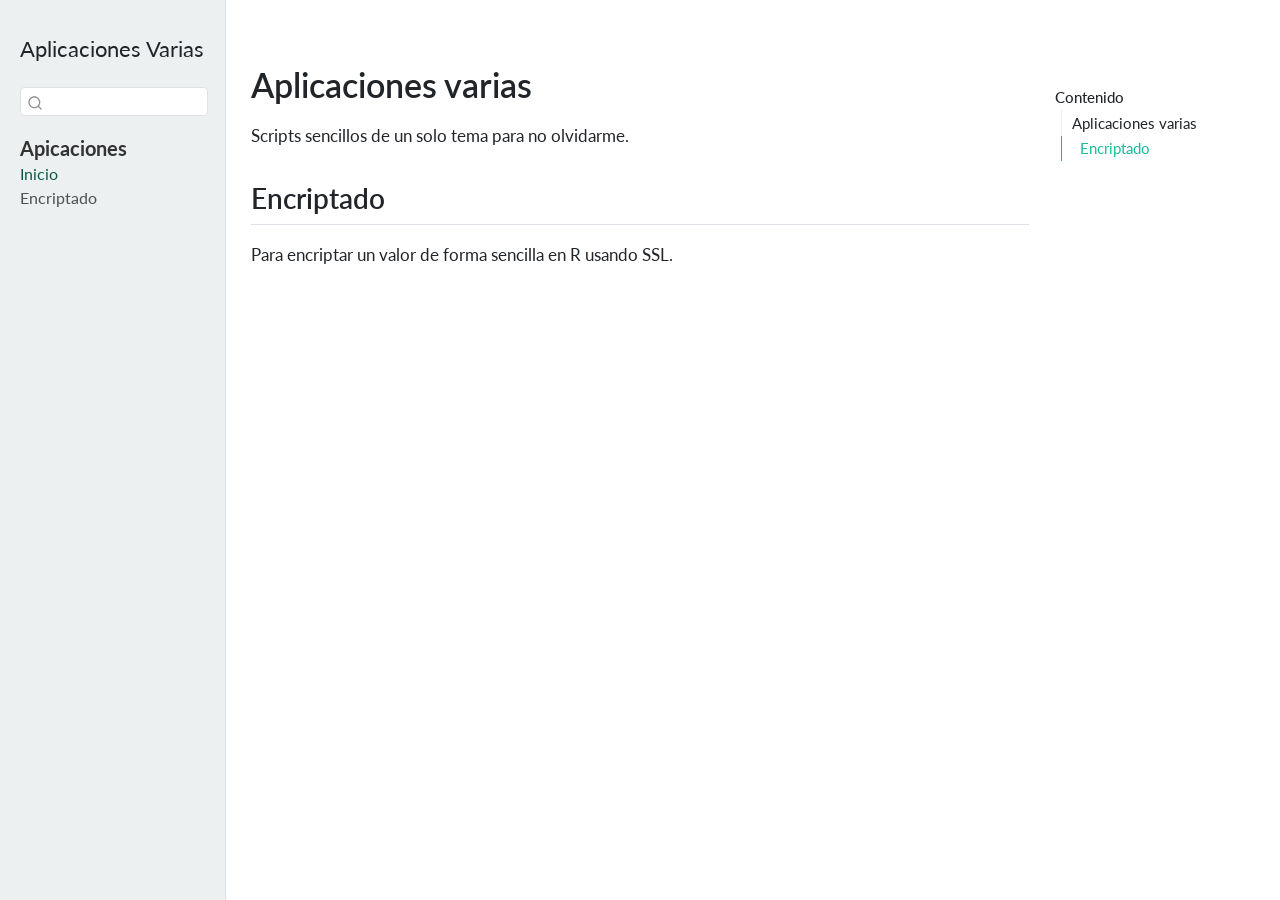
<file: docs/index.html>
<!DOCTYPE html>
<html xmlns="http://www.w3.org/1999/xhtml" lang="en" xml:lang="en"><head>

<meta charset="utf-8">
<meta name="generator" content="quarto-1.5.57">

<meta name="viewport" content="width=device-width, initial-scale=1.0, user-scalable=yes">


<title>Aplicaciones Varias</title>
<style>
code{white-space: pre-wrap;}
span.smallcaps{font-variant: small-caps;}
div.columns{display: flex; gap: min(4vw, 1.5em);}
div.column{flex: auto; overflow-x: auto;}
div.hanging-indent{margin-left: 1.5em; text-indent: -1.5em;}
ul.task-list{list-style: none;}
ul.task-list li input[type="checkbox"] {
  width: 0.8em;
  margin: 0 0.8em 0.2em -1em; /* quarto-specific, see https://github.com/quarto-dev/quarto-cli/issues/4556 */ 
  vertical-align: middle;
}
</style>


<script src="site_libs/quarto-nav/quarto-nav.js"></script>
<script src="site_libs/quarto-nav/headroom.min.js"></script>
<script src="site_libs/clipboard/clipboard.min.js"></script>
<script src="site_libs/quarto-search/autocomplete.umd.js"></script>
<script src="site_libs/quarto-search/fuse.min.js"></script>
<script src="site_libs/quarto-search/quarto-search.js"></script>
<meta name="quarto:offset" content="./">
<script src="site_libs/quarto-html/quarto.js"></script>
<script src="site_libs/quarto-html/popper.min.js"></script>
<script src="site_libs/quarto-html/tippy.umd.min.js"></script>
<script src="site_libs/quarto-html/anchor.min.js"></script>
<link href="site_libs/quarto-html/tippy.css" rel="stylesheet">
<link href="site_libs/quarto-html/quarto-syntax-highlighting.css" rel="stylesheet" id="quarto-text-highlighting-styles">
<script src="site_libs/bootstrap/bootstrap.min.js"></script>
<link href="site_libs/bootstrap/bootstrap-icons.css" rel="stylesheet">
<link href="site_libs/bootstrap/bootstrap.min.css" rel="stylesheet" id="quarto-bootstrap" data-mode="light">
<script id="quarto-search-options" type="application/json">{
  "location": "sidebar",
  "copy-button": false,
  "collapse-after": 3,
  "panel-placement": "start",
  "type": "textbox",
  "limit": 50,
  "keyboard-shortcut": [
    "f",
    "/",
    "s"
  ],
  "show-item-context": false,
  "language": {
    "search-no-results-text": "No results",
    "search-matching-documents-text": "matching documents",
    "search-copy-link-title": "Copy link to search",
    "search-hide-matches-text": "Hide additional matches",
    "search-more-match-text": "more match in this document",
    "search-more-matches-text": "more matches in this document",
    "search-clear-button-title": "Clear",
    "search-text-placeholder": "",
    "search-detached-cancel-button-title": "Cancel",
    "search-submit-button-title": "Submit",
    "search-label": "Search"
  }
}</script>


<link rel="stylesheet" href="styles.css">
</head>

<body class="nav-sidebar docked">

<div id="quarto-search-results"></div>
  <header id="quarto-header" class="headroom fixed-top">
  <nav class="quarto-secondary-nav">
    <div class="container-fluid d-flex">
      <button type="button" class="quarto-btn-toggle btn" data-bs-toggle="collapse" role="button" data-bs-target=".quarto-sidebar-collapse-item" aria-controls="quarto-sidebar" aria-expanded="false" aria-label="Toggle sidebar navigation" onclick="if (window.quartoToggleHeadroom) { window.quartoToggleHeadroom(); }">
        <i class="bi bi-layout-text-sidebar-reverse"></i>
      </button>
        <nav class="quarto-page-breadcrumbs" aria-label="breadcrumb"><ol class="breadcrumb"><li class="breadcrumb-item"><a href="./index.html">Inicio</a></li></ol></nav>
        <a class="flex-grow-1" role="navigation" data-bs-toggle="collapse" data-bs-target=".quarto-sidebar-collapse-item" aria-controls="quarto-sidebar" aria-expanded="false" aria-label="Toggle sidebar navigation" onclick="if (window.quartoToggleHeadroom) { window.quartoToggleHeadroom(); }">      
        </a>
      <button type="button" class="btn quarto-search-button" aria-label="Search" onclick="window.quartoOpenSearch();">
        <i class="bi bi-search"></i>
      </button>
    </div>
  </nav>
</header>
<!-- content -->
<div id="quarto-content" class="quarto-container page-columns page-rows-contents page-layout-article">
<!-- sidebar -->
  <nav id="quarto-sidebar" class="sidebar collapse collapse-horizontal quarto-sidebar-collapse-item sidebar-navigation docked overflow-auto">
    <div class="pt-lg-2 mt-2 text-left sidebar-header">
    <div class="sidebar-title mb-0 py-0">
      <a href="./">Aplicaciones Varias</a> 
    </div>
      </div>
        <div class="mt-2 flex-shrink-0 align-items-center">
        <div class="sidebar-search">
        <div id="quarto-search" class="" title="Search"></div>
        </div>
        </div>
    <div class="sidebar-menu-container"> 
    <ul class="list-unstyled mt-1">
        <li class="sidebar-item sidebar-item-section">
      <span class="sidebar-item-text sidebar-link text-start">
 <span class="menu-text">Apicaciones</span></span>
  </li>
        <li class="sidebar-item">
  <div class="sidebar-item-container"> 
  <a href="./index.html" class="sidebar-item-text sidebar-link active">
 <span class="menu-text">Inicio</span></a>
  </div>
</li>
        <li class="sidebar-item">
  <div class="sidebar-item-container"> 
  <a href="./Encriptado/Encriptar.html" class="sidebar-item-text sidebar-link">
 <span class="menu-text">Encriptado</span></a>
  </div>
</li>
    </ul>
    </div>
</nav>
<div id="quarto-sidebar-glass" class="quarto-sidebar-collapse-item" data-bs-toggle="collapse" data-bs-target=".quarto-sidebar-collapse-item"></div>
<!-- margin-sidebar -->
    <div id="quarto-margin-sidebar" class="sidebar margin-sidebar">
        <nav id="TOC" role="doc-toc" class="toc-active">
    <h2 id="toc-title">Contenido</h2>
   
  <ul>
  <li><a href="#aplicaciones-varias" id="toc-aplicaciones-varias" class="nav-link active" data-scroll-target="#aplicaciones-varias">Aplicaciones varias</a>
  <ul class="collapse">
  <li><a href="#encriptado" id="toc-encriptado" class="nav-link" data-scroll-target="#encriptado">Encriptado</a></li>
  </ul></li>
  </ul>
</nav>
    </div>
<!-- main -->
<main class="content" id="quarto-document-content">




<section id="aplicaciones-varias" class="level1">
<h1>Aplicaciones varias</h1>
<p>Scripts sencillos de un solo tema para no olvidarme.</p>
<section id="encriptado" class="level2">
<h2 class="anchored" data-anchor-id="encriptado">Encriptado</h2>
<p>Para encriptar un valor de forma sencilla en R usando SSL.</p>


</section>
</section>

</main> <!-- /main -->
<script id="quarto-html-after-body" type="application/javascript">
window.document.addEventListener("DOMContentLoaded", function (event) {
  const toggleBodyColorMode = (bsSheetEl) => {
    const mode = bsSheetEl.getAttribute("data-mode");
    const bodyEl = window.document.querySelector("body");
    if (mode === "dark") {
      bodyEl.classList.add("quarto-dark");
      bodyEl.classList.remove("quarto-light");
    } else {
      bodyEl.classList.add("quarto-light");
      bodyEl.classList.remove("quarto-dark");
    }
  }
  const toggleBodyColorPrimary = () => {
    const bsSheetEl = window.document.querySelector("link#quarto-bootstrap");
    if (bsSheetEl) {
      toggleBodyColorMode(bsSheetEl);
    }
  }
  toggleBodyColorPrimary();  
  const icon = "";
  const anchorJS = new window.AnchorJS();
  anchorJS.options = {
    placement: 'right',
    icon: icon
  };
  anchorJS.add('.anchored');
  const isCodeAnnotation = (el) => {
    for (const clz of el.classList) {
      if (clz.startsWith('code-annotation-')) {                     
        return true;
      }
    }
    return false;
  }
  const onCopySuccess = function(e) {
    // button target
    const button = e.trigger;
    // don't keep focus
    button.blur();
    // flash "checked"
    button.classList.add('code-copy-button-checked');
    var currentTitle = button.getAttribute("title");
    button.setAttribute("title", "Copied!");
    let tooltip;
    if (window.bootstrap) {
      button.setAttribute("data-bs-toggle", "tooltip");
      button.setAttribute("data-bs-placement", "left");
      button.setAttribute("data-bs-title", "Copied!");
      tooltip = new bootstrap.Tooltip(button, 
        { trigger: "manual", 
          customClass: "code-copy-button-tooltip",
          offset: [0, -8]});
      tooltip.show();    
    }
    setTimeout(function() {
      if (tooltip) {
        tooltip.hide();
        button.removeAttribute("data-bs-title");
        button.removeAttribute("data-bs-toggle");
        button.removeAttribute("data-bs-placement");
      }
      button.setAttribute("title", currentTitle);
      button.classList.remove('code-copy-button-checked');
    }, 1000);
    // clear code selection
    e.clearSelection();
  }
  const getTextToCopy = function(trigger) {
      const codeEl = trigger.previousElementSibling.cloneNode(true);
      for (const childEl of codeEl.children) {
        if (isCodeAnnotation(childEl)) {
          childEl.remove();
        }
      }
      return codeEl.innerText;
  }
  const clipboard = new window.ClipboardJS('.code-copy-button:not([data-in-quarto-modal])', {
    text: getTextToCopy
  });
  clipboard.on('success', onCopySuccess);
  if (window.document.getElementById('quarto-embedded-source-code-modal')) {
    // For code content inside modals, clipBoardJS needs to be initialized with a container option
    // TODO: Check when it could be a function (https://github.com/zenorocha/clipboard.js/issues/860)
    const clipboardModal = new window.ClipboardJS('.code-copy-button[data-in-quarto-modal]', {
      text: getTextToCopy,
      container: window.document.getElementById('quarto-embedded-source-code-modal')
    });
    clipboardModal.on('success', onCopySuccess);
  }
    var localhostRegex = new RegExp(/^(?:http|https):\/\/localhost\:?[0-9]*\//);
    var mailtoRegex = new RegExp(/^mailto:/);
      var filterRegex = new RegExp('/' + window.location.host + '/');
    var isInternal = (href) => {
        return filterRegex.test(href) || localhostRegex.test(href) || mailtoRegex.test(href);
    }
    // Inspect non-navigation links and adorn them if external
 	var links = window.document.querySelectorAll('a[href]:not(.nav-link):not(.navbar-brand):not(.toc-action):not(.sidebar-link):not(.sidebar-item-toggle):not(.pagination-link):not(.no-external):not([aria-hidden]):not(.dropdown-item):not(.quarto-navigation-tool):not(.about-link)');
    for (var i=0; i<links.length; i++) {
      const link = links[i];
      if (!isInternal(link.href)) {
        // undo the damage that might have been done by quarto-nav.js in the case of
        // links that we want to consider external
        if (link.dataset.originalHref !== undefined) {
          link.href = link.dataset.originalHref;
        }
      }
    }
  function tippyHover(el, contentFn, onTriggerFn, onUntriggerFn) {
    const config = {
      allowHTML: true,
      maxWidth: 500,
      delay: 100,
      arrow: false,
      appendTo: function(el) {
          return el.parentElement;
      },
      interactive: true,
      interactiveBorder: 10,
      theme: 'quarto',
      placement: 'bottom-start',
    };
    if (contentFn) {
      config.content = contentFn;
    }
    if (onTriggerFn) {
      config.onTrigger = onTriggerFn;
    }
    if (onUntriggerFn) {
      config.onUntrigger = onUntriggerFn;
    }
    window.tippy(el, config); 
  }
  const noterefs = window.document.querySelectorAll('a[role="doc-noteref"]');
  for (var i=0; i<noterefs.length; i++) {
    const ref = noterefs[i];
    tippyHover(ref, function() {
      // use id or data attribute instead here
      let href = ref.getAttribute('data-footnote-href') || ref.getAttribute('href');
      try { href = new URL(href).hash; } catch {}
      const id = href.replace(/^#\/?/, "");
      const note = window.document.getElementById(id);
      if (note) {
        return note.innerHTML;
      } else {
        return "";
      }
    });
  }
  const xrefs = window.document.querySelectorAll('a.quarto-xref');
  const processXRef = (id, note) => {
    // Strip column container classes
    const stripColumnClz = (el) => {
      el.classList.remove("page-full", "page-columns");
      if (el.children) {
        for (const child of el.children) {
          stripColumnClz(child);
        }
      }
    }
    stripColumnClz(note)
    if (id === null || id.startsWith('sec-')) {
      // Special case sections, only their first couple elements
      const container = document.createElement("div");
      if (note.children && note.children.length > 2) {
        container.appendChild(note.children[0].cloneNode(true));
        for (let i = 1; i < note.children.length; i++) {
          const child = note.children[i];
          if (child.tagName === "P" && child.innerText === "") {
            continue;
          } else {
            container.appendChild(child.cloneNode(true));
            break;
          }
        }
        if (window.Quarto?.typesetMath) {
          window.Quarto.typesetMath(container);
        }
        return container.innerHTML
      } else {
        if (window.Quarto?.typesetMath) {
          window.Quarto.typesetMath(note);
        }
        return note.innerHTML;
      }
    } else {
      // Remove any anchor links if they are present
      const anchorLink = note.querySelector('a.anchorjs-link');
      if (anchorLink) {
        anchorLink.remove();
      }
      if (window.Quarto?.typesetMath) {
        window.Quarto.typesetMath(note);
      }
      // TODO in 1.5, we should make sure this works without a callout special case
      if (note.classList.contains("callout")) {
        return note.outerHTML;
      } else {
        return note.innerHTML;
      }
    }
  }
  for (var i=0; i<xrefs.length; i++) {
    const xref = xrefs[i];
    tippyHover(xref, undefined, function(instance) {
      instance.disable();
      let url = xref.getAttribute('href');
      let hash = undefined; 
      if (url.startsWith('#')) {
        hash = url;
      } else {
        try { hash = new URL(url).hash; } catch {}
      }
      if (hash) {
        const id = hash.replace(/^#\/?/, "");
        const note = window.document.getElementById(id);
        if (note !== null) {
          try {
            const html = processXRef(id, note.cloneNode(true));
            instance.setContent(html);
          } finally {
            instance.enable();
            instance.show();
          }
        } else {
          // See if we can fetch this
          fetch(url.split('#')[0])
          .then(res => res.text())
          .then(html => {
            const parser = new DOMParser();
            const htmlDoc = parser.parseFromString(html, "text/html");
            const note = htmlDoc.getElementById(id);
            if (note !== null) {
              const html = processXRef(id, note);
              instance.setContent(html);
            } 
          }).finally(() => {
            instance.enable();
            instance.show();
          });
        }
      } else {
        // See if we can fetch a full url (with no hash to target)
        // This is a special case and we should probably do some content thinning / targeting
        fetch(url)
        .then(res => res.text())
        .then(html => {
          const parser = new DOMParser();
          const htmlDoc = parser.parseFromString(html, "text/html");
          const note = htmlDoc.querySelector('main.content');
          if (note !== null) {
            // This should only happen for chapter cross references
            // (since there is no id in the URL)
            // remove the first header
            if (note.children.length > 0 && note.children[0].tagName === "HEADER") {
              note.children[0].remove();
            }
            const html = processXRef(null, note);
            instance.setContent(html);
          } 
        }).finally(() => {
          instance.enable();
          instance.show();
        });
      }
    }, function(instance) {
    });
  }
      let selectedAnnoteEl;
      const selectorForAnnotation = ( cell, annotation) => {
        let cellAttr = 'data-code-cell="' + cell + '"';
        let lineAttr = 'data-code-annotation="' +  annotation + '"';
        const selector = 'span[' + cellAttr + '][' + lineAttr + ']';
        return selector;
      }
      const selectCodeLines = (annoteEl) => {
        const doc = window.document;
        const targetCell = annoteEl.getAttribute("data-target-cell");
        const targetAnnotation = annoteEl.getAttribute("data-target-annotation");
        const annoteSpan = window.document.querySelector(selectorForAnnotation(targetCell, targetAnnotation));
        const lines = annoteSpan.getAttribute("data-code-lines").split(",");
        const lineIds = lines.map((line) => {
          return targetCell + "-" + line;
        })
        let top = null;
        let height = null;
        let parent = null;
        if (lineIds.length > 0) {
            //compute the position of the single el (top and bottom and make a div)
            const el = window.document.getElementById(lineIds[0]);
            top = el.offsetTop;
            height = el.offsetHeight;
            parent = el.parentElement.parentElement;
          if (lineIds.length > 1) {
            const lastEl = window.document.getElementById(lineIds[lineIds.length - 1]);
            const bottom = lastEl.offsetTop + lastEl.offsetHeight;
            height = bottom - top;
          }
          if (top !== null && height !== null && parent !== null) {
            // cook up a div (if necessary) and position it 
            let div = window.document.getElementById("code-annotation-line-highlight");
            if (div === null) {
              div = window.document.createElement("div");
              div.setAttribute("id", "code-annotation-line-highlight");
              div.style.position = 'absolute';
              parent.appendChild(div);
            }
            div.style.top = top - 2 + "px";
            div.style.height = height + 4 + "px";
            div.style.left = 0;
            let gutterDiv = window.document.getElementById("code-annotation-line-highlight-gutter");
            if (gutterDiv === null) {
              gutterDiv = window.document.createElement("div");
              gutterDiv.setAttribute("id", "code-annotation-line-highlight-gutter");
              gutterDiv.style.position = 'absolute';
              const codeCell = window.document.getElementById(targetCell);
              const gutter = codeCell.querySelector('.code-annotation-gutter');
              gutter.appendChild(gutterDiv);
            }
            gutterDiv.style.top = top - 2 + "px";
            gutterDiv.style.height = height + 4 + "px";
          }
          selectedAnnoteEl = annoteEl;
        }
      };
      const unselectCodeLines = () => {
        const elementsIds = ["code-annotation-line-highlight", "code-annotation-line-highlight-gutter"];
        elementsIds.forEach((elId) => {
          const div = window.document.getElementById(elId);
          if (div) {
            div.remove();
          }
        });
        selectedAnnoteEl = undefined;
      };
        // Handle positioning of the toggle
    window.addEventListener(
      "resize",
      throttle(() => {
        elRect = undefined;
        if (selectedAnnoteEl) {
          selectCodeLines(selectedAnnoteEl);
        }
      }, 10)
    );
    function throttle(fn, ms) {
    let throttle = false;
    let timer;
      return (...args) => {
        if(!throttle) { // first call gets through
            fn.apply(this, args);
            throttle = true;
        } else { // all the others get throttled
            if(timer) clearTimeout(timer); // cancel #2
            timer = setTimeout(() => {
              fn.apply(this, args);
              timer = throttle = false;
            }, ms);
        }
      };
    }
      // Attach click handler to the DT
      const annoteDls = window.document.querySelectorAll('dt[data-target-cell]');
      for (const annoteDlNode of annoteDls) {
        annoteDlNode.addEventListener('click', (event) => {
          const clickedEl = event.target;
          if (clickedEl !== selectedAnnoteEl) {
            unselectCodeLines();
            const activeEl = window.document.querySelector('dt[data-target-cell].code-annotation-active');
            if (activeEl) {
              activeEl.classList.remove('code-annotation-active');
            }
            selectCodeLines(clickedEl);
            clickedEl.classList.add('code-annotation-active');
          } else {
            // Unselect the line
            unselectCodeLines();
            clickedEl.classList.remove('code-annotation-active');
          }
        });
      }
  const findCites = (el) => {
    const parentEl = el.parentElement;
    if (parentEl) {
      const cites = parentEl.dataset.cites;
      if (cites) {
        return {
          el,
          cites: cites.split(' ')
        };
      } else {
        return findCites(el.parentElement)
      }
    } else {
      return undefined;
    }
  };
  var bibliorefs = window.document.querySelectorAll('a[role="doc-biblioref"]');
  for (var i=0; i<bibliorefs.length; i++) {
    const ref = bibliorefs[i];
    const citeInfo = findCites(ref);
    if (citeInfo) {
      tippyHover(citeInfo.el, function() {
        var popup = window.document.createElement('div');
        citeInfo.cites.forEach(function(cite) {
          var citeDiv = window.document.createElement('div');
          citeDiv.classList.add('hanging-indent');
          citeDiv.classList.add('csl-entry');
          var biblioDiv = window.document.getElementById('ref-' + cite);
          if (biblioDiv) {
            citeDiv.innerHTML = biblioDiv.innerHTML;
          }
          popup.appendChild(citeDiv);
        });
        return popup.innerHTML;
      });
    }
  }
});
</script>
</div> <!-- /content -->




</body></html>
</file>
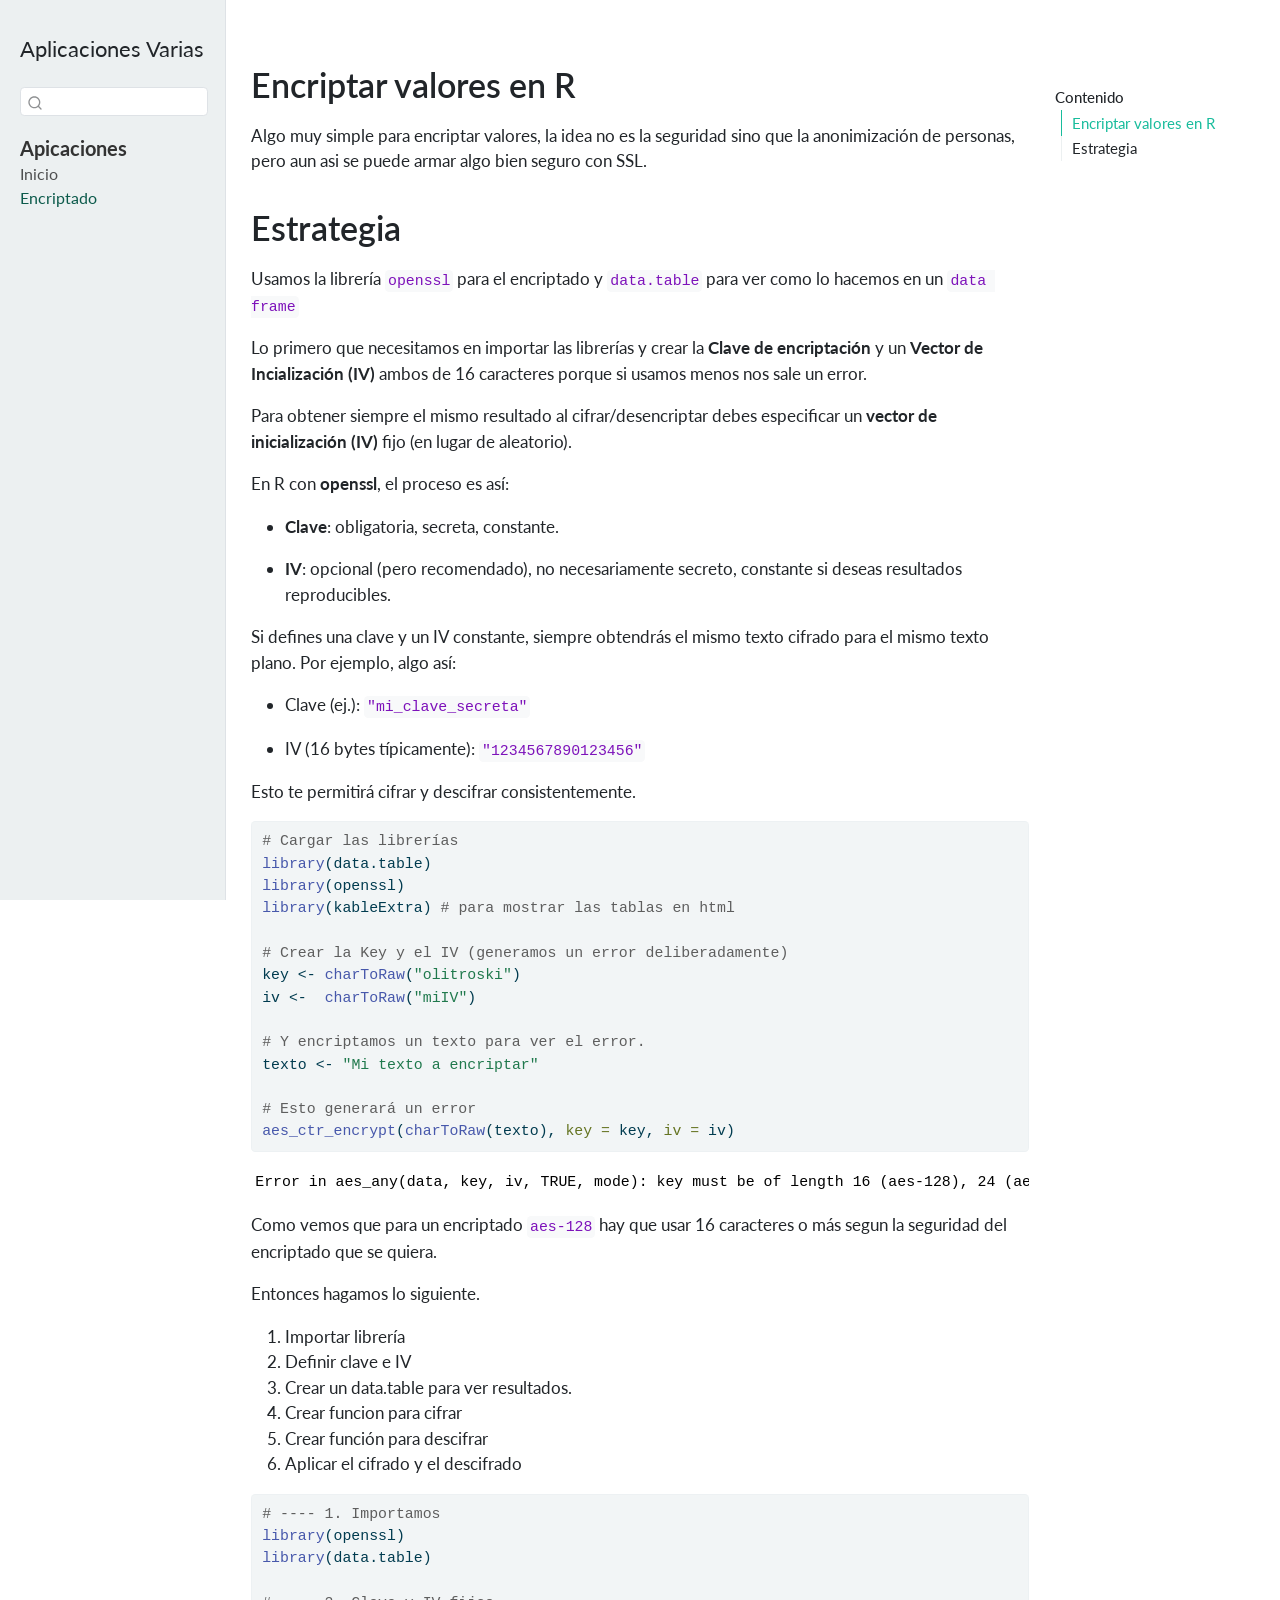
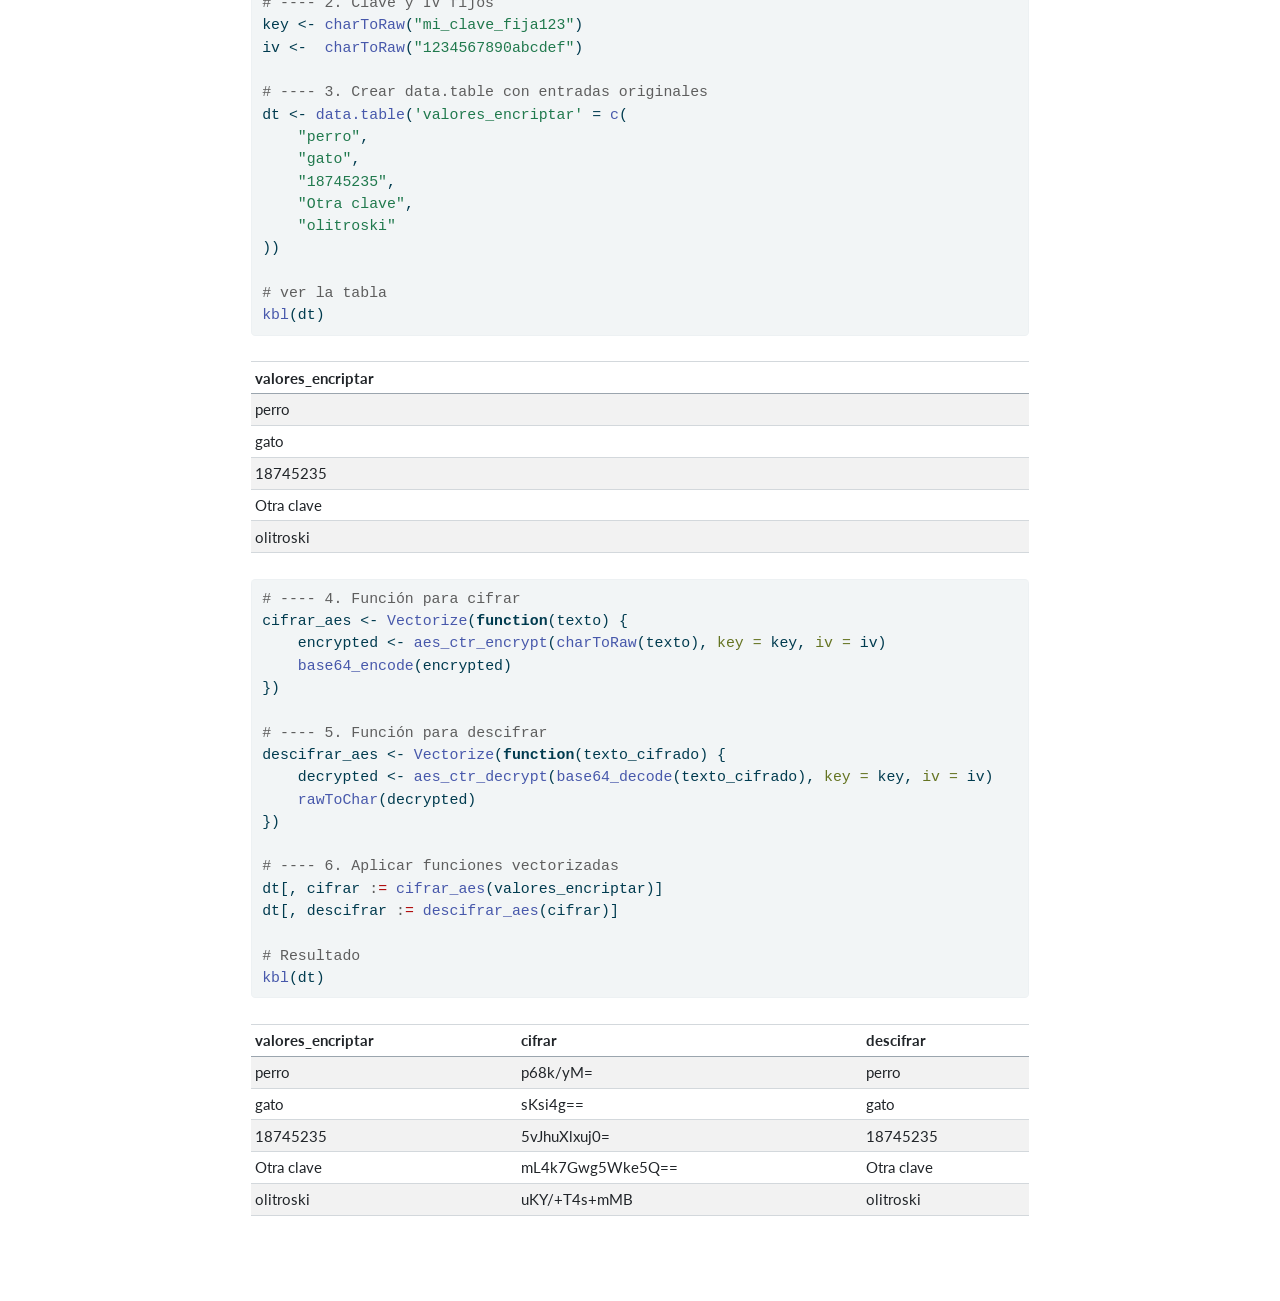
<file: docs/Encriptado/Encriptar.html>
<!DOCTYPE html>
<html xmlns="http://www.w3.org/1999/xhtml" lang="en" xml:lang="en"><head>

<meta charset="utf-8">
<meta name="generator" content="quarto-1.5.57">

<meta name="viewport" content="width=device-width, initial-scale=1.0, user-scalable=yes">


<title>encriptar – Aplicaciones Varias</title>
<style>
code{white-space: pre-wrap;}
span.smallcaps{font-variant: small-caps;}
div.columns{display: flex; gap: min(4vw, 1.5em);}
div.column{flex: auto; overflow-x: auto;}
div.hanging-indent{margin-left: 1.5em; text-indent: -1.5em;}
ul.task-list{list-style: none;}
ul.task-list li input[type="checkbox"] {
  width: 0.8em;
  margin: 0 0.8em 0.2em -1em; /* quarto-specific, see https://github.com/quarto-dev/quarto-cli/issues/4556 */ 
  vertical-align: middle;
}
/* CSS for syntax highlighting */
pre > code.sourceCode { white-space: pre; position: relative; }
pre > code.sourceCode > span { line-height: 1.25; }
pre > code.sourceCode > span:empty { height: 1.2em; }
.sourceCode { overflow: visible; }
code.sourceCode > span { color: inherit; text-decoration: inherit; }
div.sourceCode { margin: 1em 0; }
pre.sourceCode { margin: 0; }
@media screen {
div.sourceCode { overflow: auto; }
}
@media print {
pre > code.sourceCode { white-space: pre-wrap; }
pre > code.sourceCode > span { display: inline-block; text-indent: -5em; padding-left: 5em; }
}
pre.numberSource code
  { counter-reset: source-line 0; }
pre.numberSource code > span
  { position: relative; left: -4em; counter-increment: source-line; }
pre.numberSource code > span > a:first-child::before
  { content: counter(source-line);
    position: relative; left: -1em; text-align: right; vertical-align: baseline;
    border: none; display: inline-block;
    -webkit-touch-callout: none; -webkit-user-select: none;
    -khtml-user-select: none; -moz-user-select: none;
    -ms-user-select: none; user-select: none;
    padding: 0 4px; width: 4em;
  }
pre.numberSource { margin-left: 3em;  padding-left: 4px; }
div.sourceCode
  {   }
@media screen {
pre > code.sourceCode > span > a:first-child::before { text-decoration: underline; }
}
</style>


<script src="../site_libs/quarto-nav/quarto-nav.js"></script>
<script src="../site_libs/quarto-nav/headroom.min.js"></script>
<script src="../site_libs/clipboard/clipboard.min.js"></script>
<script src="../site_libs/quarto-search/autocomplete.umd.js"></script>
<script src="../site_libs/quarto-search/fuse.min.js"></script>
<script src="../site_libs/quarto-search/quarto-search.js"></script>
<meta name="quarto:offset" content="../">
<script src="../site_libs/quarto-html/quarto.js"></script>
<script src="../site_libs/quarto-html/popper.min.js"></script>
<script src="../site_libs/quarto-html/tippy.umd.min.js"></script>
<script src="../site_libs/quarto-html/anchor.min.js"></script>
<link href="../site_libs/quarto-html/tippy.css" rel="stylesheet">
<link href="../site_libs/quarto-html/quarto-syntax-highlighting.css" rel="stylesheet" id="quarto-text-highlighting-styles">
<script src="../site_libs/bootstrap/bootstrap.min.js"></script>
<link href="../site_libs/bootstrap/bootstrap-icons.css" rel="stylesheet">
<link href="../site_libs/bootstrap/bootstrap.min.css" rel="stylesheet" id="quarto-bootstrap" data-mode="light">
<script id="quarto-search-options" type="application/json">{
  "location": "sidebar",
  "copy-button": false,
  "collapse-after": 3,
  "panel-placement": "start",
  "type": "textbox",
  "limit": 50,
  "keyboard-shortcut": [
    "f",
    "/",
    "s"
  ],
  "show-item-context": false,
  "language": {
    "search-no-results-text": "No results",
    "search-matching-documents-text": "matching documents",
    "search-copy-link-title": "Copy link to search",
    "search-hide-matches-text": "Hide additional matches",
    "search-more-match-text": "more match in this document",
    "search-more-matches-text": "more matches in this document",
    "search-clear-button-title": "Clear",
    "search-text-placeholder": "",
    "search-detached-cancel-button-title": "Cancel",
    "search-submit-button-title": "Submit",
    "search-label": "Search"
  }
}</script>
<script src="../site_libs/kePrint-0.0.1/kePrint.js"></script>

<link href="../site_libs/lightable-0.0.1/lightable.css" rel="stylesheet">



<link rel="stylesheet" href="../styles.css">
</head>

<body class="nav-sidebar docked">

<div id="quarto-search-results"></div>
  <header id="quarto-header" class="headroom fixed-top">
  <nav class="quarto-secondary-nav">
    <div class="container-fluid d-flex">
      <button type="button" class="quarto-btn-toggle btn" data-bs-toggle="collapse" role="button" data-bs-target=".quarto-sidebar-collapse-item" aria-controls="quarto-sidebar" aria-expanded="false" aria-label="Toggle sidebar navigation" onclick="if (window.quartoToggleHeadroom) { window.quartoToggleHeadroom(); }">
        <i class="bi bi-layout-text-sidebar-reverse"></i>
      </button>
        <nav class="quarto-page-breadcrumbs" aria-label="breadcrumb"><ol class="breadcrumb"><li class="breadcrumb-item"><a href="../Encriptado/Encriptar.html">Encriptado</a></li></ol></nav>
        <a class="flex-grow-1" role="navigation" data-bs-toggle="collapse" data-bs-target=".quarto-sidebar-collapse-item" aria-controls="quarto-sidebar" aria-expanded="false" aria-label="Toggle sidebar navigation" onclick="if (window.quartoToggleHeadroom) { window.quartoToggleHeadroom(); }">      
        </a>
      <button type="button" class="btn quarto-search-button" aria-label="Search" onclick="window.quartoOpenSearch();">
        <i class="bi bi-search"></i>
      </button>
    </div>
  </nav>
</header>
<!-- content -->
<div id="quarto-content" class="quarto-container page-columns page-rows-contents page-layout-article">
<!-- sidebar -->
  <nav id="quarto-sidebar" class="sidebar collapse collapse-horizontal quarto-sidebar-collapse-item sidebar-navigation docked overflow-auto">
    <div class="pt-lg-2 mt-2 text-left sidebar-header">
    <div class="sidebar-title mb-0 py-0">
      <a href="../">Aplicaciones Varias</a> 
    </div>
      </div>
        <div class="mt-2 flex-shrink-0 align-items-center">
        <div class="sidebar-search">
        <div id="quarto-search" class="" title="Search"></div>
        </div>
        </div>
    <div class="sidebar-menu-container"> 
    <ul class="list-unstyled mt-1">
        <li class="sidebar-item sidebar-item-section">
      <span class="sidebar-item-text sidebar-link text-start">
 <span class="menu-text">Apicaciones</span></span>
  </li>
        <li class="sidebar-item">
  <div class="sidebar-item-container"> 
  <a href="../index.html" class="sidebar-item-text sidebar-link">
 <span class="menu-text">Inicio</span></a>
  </div>
</li>
        <li class="sidebar-item">
  <div class="sidebar-item-container"> 
  <a href="../Encriptado/Encriptar.html" class="sidebar-item-text sidebar-link active">
 <span class="menu-text">Encriptado</span></a>
  </div>
</li>
    </ul>
    </div>
</nav>
<div id="quarto-sidebar-glass" class="quarto-sidebar-collapse-item" data-bs-toggle="collapse" data-bs-target=".quarto-sidebar-collapse-item"></div>
<!-- margin-sidebar -->
    <div id="quarto-margin-sidebar" class="sidebar margin-sidebar">
        <nav id="TOC" role="doc-toc" class="toc-active">
    <h2 id="toc-title">Contenido</h2>
   
  <ul>
  <li><a href="#encriptar-valores-en-r" id="toc-encriptar-valores-en-r" class="nav-link active" data-scroll-target="#encriptar-valores-en-r">Encriptar valores en R</a></li>
  <li><a href="#estrategia" id="toc-estrategia" class="nav-link" data-scroll-target="#estrategia">Estrategia</a></li>
  </ul>
</nav>
    </div>
<!-- main -->
<main class="content" id="quarto-document-content">




<section id="encriptar-valores-en-r" class="level1">
<h1>Encriptar valores en R</h1>
<p>Algo muy simple para encriptar valores, la idea no es la seguridad sino que la anonimización de personas, pero aun asi se puede armar algo bien seguro con SSL.</p>
</section>
<section id="estrategia" class="level1">
<h1>Estrategia</h1>
<p>Usamos la librería <code>openssl</code> para el encriptado y <code>data.table</code> para ver como lo hacemos en un <code>data frame</code></p>
<p>Lo primero que necesitamos en importar las librerías y crear la <strong>Clave de encriptación</strong> y un <strong>Vector de Incialización (IV)</strong> ambos de 16 caracteres porque si usamos menos nos sale un error.</p>
<p>Para obtener siempre el mismo resultado al cifrar/desencriptar debes especificar un <strong>vector de inicialización (IV)</strong> fijo (en lugar de aleatorio).</p>
<p>En R con <strong>openssl</strong>, el proceso es así:</p>
<ul>
<li><p><strong>Clave</strong>: obligatoria, secreta, constante.</p></li>
<li><p><strong>IV</strong>: opcional (pero recomendado), no necesariamente secreto, constante si deseas resultados reproducibles.</p></li>
</ul>
<p>Si defines una clave y un IV constante, siempre obtendrás el mismo texto cifrado para el mismo texto plano. Por ejemplo, algo así:</p>
<ul>
<li><p>Clave (ej.): <code>"mi_clave_secreta"</code></p></li>
<li><p>IV (16 bytes típicamente): <code>"1234567890123456"</code></p></li>
</ul>
<p>Esto te permitirá cifrar y descifrar consistentemente.</p>
<div class="cell">
<div class="sourceCode cell-code" id="cb1"><pre class="sourceCode r code-with-copy"><code class="sourceCode r"><span id="cb1-1"><a href="#cb1-1" aria-hidden="true" tabindex="-1"></a><span class="co"># Cargar las librerías</span></span>
<span id="cb1-2"><a href="#cb1-2" aria-hidden="true" tabindex="-1"></a><span class="fu">library</span>(data.table)</span>
<span id="cb1-3"><a href="#cb1-3" aria-hidden="true" tabindex="-1"></a><span class="fu">library</span>(openssl)</span>
<span id="cb1-4"><a href="#cb1-4" aria-hidden="true" tabindex="-1"></a><span class="fu">library</span>(kableExtra) <span class="co"># para mostrar las tablas en html</span></span>
<span id="cb1-5"><a href="#cb1-5" aria-hidden="true" tabindex="-1"></a></span>
<span id="cb1-6"><a href="#cb1-6" aria-hidden="true" tabindex="-1"></a><span class="co"># Crear la Key y el IV (generamos un error deliberadamente)</span></span>
<span id="cb1-7"><a href="#cb1-7" aria-hidden="true" tabindex="-1"></a>key <span class="ot">&lt;-</span> <span class="fu">charToRaw</span>(<span class="st">"olitroski"</span>)</span>
<span id="cb1-8"><a href="#cb1-8" aria-hidden="true" tabindex="-1"></a>iv <span class="ot">&lt;-</span>  <span class="fu">charToRaw</span>(<span class="st">"miIV"</span>)</span>
<span id="cb1-9"><a href="#cb1-9" aria-hidden="true" tabindex="-1"></a></span>
<span id="cb1-10"><a href="#cb1-10" aria-hidden="true" tabindex="-1"></a><span class="co"># Y encriptamos un texto para ver el error.</span></span>
<span id="cb1-11"><a href="#cb1-11" aria-hidden="true" tabindex="-1"></a>texto <span class="ot">&lt;-</span> <span class="st">"Mi texto a encriptar"</span></span>
<span id="cb1-12"><a href="#cb1-12" aria-hidden="true" tabindex="-1"></a></span>
<span id="cb1-13"><a href="#cb1-13" aria-hidden="true" tabindex="-1"></a><span class="co"># Esto generará un error</span></span>
<span id="cb1-14"><a href="#cb1-14" aria-hidden="true" tabindex="-1"></a><span class="fu">aes_ctr_encrypt</span>(<span class="fu">charToRaw</span>(texto), <span class="at">key =</span> key, <span class="at">iv =</span> iv)</span></code><button title="Copy to Clipboard" class="code-copy-button"><i class="bi"></i></button></pre></div>
<div class="cell-output cell-output-error">
<pre><code>Error in aes_any(data, key, iv, TRUE, mode): key must be of length 16 (aes-128), 24 (aes-192) or 32 (aes-256)</code></pre>
</div>
</div>
<p>Como vemos que para un encriptado <code>aes-128</code> hay que usar 16 caracteres o más segun la seguridad del encriptado que se quiera.</p>
<p>Entonces hagamos lo siguiente.</p>
<ol type="1">
<li>Importar librería</li>
<li>Definir clave e IV</li>
<li>Crear un data.table para ver resultados.</li>
<li>Crear funcion para cifrar</li>
<li>Crear función para descifrar</li>
<li>Aplicar el cifrado y el descifrado</li>
</ol>
<div class="cell">
<div class="sourceCode cell-code" id="cb3"><pre class="sourceCode r code-with-copy"><code class="sourceCode r"><span id="cb3-1"><a href="#cb3-1" aria-hidden="true" tabindex="-1"></a><span class="co"># ---- 1. Importamos </span></span>
<span id="cb3-2"><a href="#cb3-2" aria-hidden="true" tabindex="-1"></a><span class="fu">library</span>(openssl)</span>
<span id="cb3-3"><a href="#cb3-3" aria-hidden="true" tabindex="-1"></a><span class="fu">library</span>(data.table)</span>
<span id="cb3-4"><a href="#cb3-4" aria-hidden="true" tabindex="-1"></a></span>
<span id="cb3-5"><a href="#cb3-5" aria-hidden="true" tabindex="-1"></a><span class="co"># ---- 2. Clave y IV fijos</span></span>
<span id="cb3-6"><a href="#cb3-6" aria-hidden="true" tabindex="-1"></a>key <span class="ot">&lt;-</span> <span class="fu">charToRaw</span>(<span class="st">"mi_clave_fija123"</span>)</span>
<span id="cb3-7"><a href="#cb3-7" aria-hidden="true" tabindex="-1"></a>iv <span class="ot">&lt;-</span>  <span class="fu">charToRaw</span>(<span class="st">"1234567890abcdef"</span>)</span>
<span id="cb3-8"><a href="#cb3-8" aria-hidden="true" tabindex="-1"></a></span>
<span id="cb3-9"><a href="#cb3-9" aria-hidden="true" tabindex="-1"></a><span class="co"># ---- 3. Crear data.table con entradas originales</span></span>
<span id="cb3-10"><a href="#cb3-10" aria-hidden="true" tabindex="-1"></a>dt <span class="ot">&lt;-</span> <span class="fu">data.table</span>(<span class="st">'valores_encriptar'</span> <span class="ot">=</span> <span class="fu">c</span>(</span>
<span id="cb3-11"><a href="#cb3-11" aria-hidden="true" tabindex="-1"></a>    <span class="st">"perro"</span>,</span>
<span id="cb3-12"><a href="#cb3-12" aria-hidden="true" tabindex="-1"></a>    <span class="st">"gato"</span>,</span>
<span id="cb3-13"><a href="#cb3-13" aria-hidden="true" tabindex="-1"></a>    <span class="st">"18745235"</span>,</span>
<span id="cb3-14"><a href="#cb3-14" aria-hidden="true" tabindex="-1"></a>    <span class="st">"Otra clave"</span>,</span>
<span id="cb3-15"><a href="#cb3-15" aria-hidden="true" tabindex="-1"></a>    <span class="st">"olitroski"</span></span>
<span id="cb3-16"><a href="#cb3-16" aria-hidden="true" tabindex="-1"></a>))</span>
<span id="cb3-17"><a href="#cb3-17" aria-hidden="true" tabindex="-1"></a></span>
<span id="cb3-18"><a href="#cb3-18" aria-hidden="true" tabindex="-1"></a><span class="co"># ver la tabla</span></span>
<span id="cb3-19"><a href="#cb3-19" aria-hidden="true" tabindex="-1"></a><span class="fu">kbl</span>(dt)</span></code><button title="Copy to Clipboard" class="code-copy-button"><i class="bi"></i></button></pre></div>
<div class="cell-output-display">
<table class="caption-top table table-sm table-striped small" data-quarto-postprocess="true">
<thead>
<tr class="header">
<th style="text-align: left;" data-quarto-table-cell-role="th">valores_encriptar</th>
</tr>
</thead>
<tbody>
<tr class="odd">
<td style="text-align: left;">perro</td>
</tr>
<tr class="even">
<td style="text-align: left;">gato</td>
</tr>
<tr class="odd">
<td style="text-align: left;">18745235</td>
</tr>
<tr class="even">
<td style="text-align: left;">Otra clave</td>
</tr>
<tr class="odd">
<td style="text-align: left;">olitroski</td>
</tr>
</tbody>
</table>


</div>
<div class="sourceCode cell-code" id="cb4"><pre class="sourceCode r code-with-copy"><code class="sourceCode r"><span id="cb4-1"><a href="#cb4-1" aria-hidden="true" tabindex="-1"></a><span class="co"># ---- 4. Función para cifrar</span></span>
<span id="cb4-2"><a href="#cb4-2" aria-hidden="true" tabindex="-1"></a>cifrar_aes <span class="ot">&lt;-</span> <span class="fu">Vectorize</span>(<span class="cf">function</span>(texto) {</span>
<span id="cb4-3"><a href="#cb4-3" aria-hidden="true" tabindex="-1"></a>    encrypted <span class="ot">&lt;-</span> <span class="fu">aes_ctr_encrypt</span>(<span class="fu">charToRaw</span>(texto), <span class="at">key =</span> key, <span class="at">iv =</span> iv)</span>
<span id="cb4-4"><a href="#cb4-4" aria-hidden="true" tabindex="-1"></a>    <span class="fu">base64_encode</span>(encrypted)</span>
<span id="cb4-5"><a href="#cb4-5" aria-hidden="true" tabindex="-1"></a>})</span>
<span id="cb4-6"><a href="#cb4-6" aria-hidden="true" tabindex="-1"></a></span>
<span id="cb4-7"><a href="#cb4-7" aria-hidden="true" tabindex="-1"></a><span class="co"># ---- 5. Función para descifrar</span></span>
<span id="cb4-8"><a href="#cb4-8" aria-hidden="true" tabindex="-1"></a>descifrar_aes <span class="ot">&lt;-</span> <span class="fu">Vectorize</span>(<span class="cf">function</span>(texto_cifrado) {</span>
<span id="cb4-9"><a href="#cb4-9" aria-hidden="true" tabindex="-1"></a>    decrypted <span class="ot">&lt;-</span> <span class="fu">aes_ctr_decrypt</span>(<span class="fu">base64_decode</span>(texto_cifrado), <span class="at">key =</span> key, <span class="at">iv =</span> iv)</span>
<span id="cb4-10"><a href="#cb4-10" aria-hidden="true" tabindex="-1"></a>    <span class="fu">rawToChar</span>(decrypted)</span>
<span id="cb4-11"><a href="#cb4-11" aria-hidden="true" tabindex="-1"></a>})</span>
<span id="cb4-12"><a href="#cb4-12" aria-hidden="true" tabindex="-1"></a></span>
<span id="cb4-13"><a href="#cb4-13" aria-hidden="true" tabindex="-1"></a><span class="co"># ---- 6. Aplicar funciones vectorizadas</span></span>
<span id="cb4-14"><a href="#cb4-14" aria-hidden="true" tabindex="-1"></a>dt[, cifrar <span class="sc">:</span><span class="er">=</span> <span class="fu">cifrar_aes</span>(valores_encriptar)]</span>
<span id="cb4-15"><a href="#cb4-15" aria-hidden="true" tabindex="-1"></a>dt[, descifrar <span class="sc">:</span><span class="er">=</span> <span class="fu">descifrar_aes</span>(cifrar)]</span>
<span id="cb4-16"><a href="#cb4-16" aria-hidden="true" tabindex="-1"></a></span>
<span id="cb4-17"><a href="#cb4-17" aria-hidden="true" tabindex="-1"></a><span class="co"># Resultado</span></span>
<span id="cb4-18"><a href="#cb4-18" aria-hidden="true" tabindex="-1"></a><span class="fu">kbl</span>(dt)</span></code><button title="Copy to Clipboard" class="code-copy-button"><i class="bi"></i></button></pre></div>
<div class="cell-output-display">
<table class="caption-top table table-sm table-striped small" data-quarto-postprocess="true">
<thead>
<tr class="header">
<th style="text-align: left;" data-quarto-table-cell-role="th">valores_encriptar</th>
<th style="text-align: left;" data-quarto-table-cell-role="th">cifrar</th>
<th style="text-align: left;" data-quarto-table-cell-role="th">descifrar</th>
</tr>
</thead>
<tbody>
<tr class="odd">
<td style="text-align: left;">perro</td>
<td style="text-align: left;">p68k/yM=</td>
<td style="text-align: left;">perro</td>
</tr>
<tr class="even">
<td style="text-align: left;">gato</td>
<td style="text-align: left;">sKsi4g==</td>
<td style="text-align: left;">gato</td>
</tr>
<tr class="odd">
<td style="text-align: left;">18745235</td>
<td style="text-align: left;">5vJhuXlxuj0=</td>
<td style="text-align: left;">18745235</td>
</tr>
<tr class="even">
<td style="text-align: left;">Otra clave</td>
<td style="text-align: left;">mL4k7Gwg5Wke5Q==</td>
<td style="text-align: left;">Otra clave</td>
</tr>
<tr class="odd">
<td style="text-align: left;">olitroski</td>
<td style="text-align: left;">uKY/+T4s+mMB</td>
<td style="text-align: left;">olitroski</td>
</tr>
</tbody>
</table>


</div>
</div>


</section>

</main> <!-- /main -->
<script id="quarto-html-after-body" type="application/javascript">
window.document.addEventListener("DOMContentLoaded", function (event) {
  const toggleBodyColorMode = (bsSheetEl) => {
    const mode = bsSheetEl.getAttribute("data-mode");
    const bodyEl = window.document.querySelector("body");
    if (mode === "dark") {
      bodyEl.classList.add("quarto-dark");
      bodyEl.classList.remove("quarto-light");
    } else {
      bodyEl.classList.add("quarto-light");
      bodyEl.classList.remove("quarto-dark");
    }
  }
  const toggleBodyColorPrimary = () => {
    const bsSheetEl = window.document.querySelector("link#quarto-bootstrap");
    if (bsSheetEl) {
      toggleBodyColorMode(bsSheetEl);
    }
  }
  toggleBodyColorPrimary();  
  const icon = "";
  const anchorJS = new window.AnchorJS();
  anchorJS.options = {
    placement: 'right',
    icon: icon
  };
  anchorJS.add('.anchored');
  const isCodeAnnotation = (el) => {
    for (const clz of el.classList) {
      if (clz.startsWith('code-annotation-')) {                     
        return true;
      }
    }
    return false;
  }
  const onCopySuccess = function(e) {
    // button target
    const button = e.trigger;
    // don't keep focus
    button.blur();
    // flash "checked"
    button.classList.add('code-copy-button-checked');
    var currentTitle = button.getAttribute("title");
    button.setAttribute("title", "Copied!");
    let tooltip;
    if (window.bootstrap) {
      button.setAttribute("data-bs-toggle", "tooltip");
      button.setAttribute("data-bs-placement", "left");
      button.setAttribute("data-bs-title", "Copied!");
      tooltip = new bootstrap.Tooltip(button, 
        { trigger: "manual", 
          customClass: "code-copy-button-tooltip",
          offset: [0, -8]});
      tooltip.show();    
    }
    setTimeout(function() {
      if (tooltip) {
        tooltip.hide();
        button.removeAttribute("data-bs-title");
        button.removeAttribute("data-bs-toggle");
        button.removeAttribute("data-bs-placement");
      }
      button.setAttribute("title", currentTitle);
      button.classList.remove('code-copy-button-checked');
    }, 1000);
    // clear code selection
    e.clearSelection();
  }
  const getTextToCopy = function(trigger) {
      const codeEl = trigger.previousElementSibling.cloneNode(true);
      for (const childEl of codeEl.children) {
        if (isCodeAnnotation(childEl)) {
          childEl.remove();
        }
      }
      return codeEl.innerText;
  }
  const clipboard = new window.ClipboardJS('.code-copy-button:not([data-in-quarto-modal])', {
    text: getTextToCopy
  });
  clipboard.on('success', onCopySuccess);
  if (window.document.getElementById('quarto-embedded-source-code-modal')) {
    // For code content inside modals, clipBoardJS needs to be initialized with a container option
    // TODO: Check when it could be a function (https://github.com/zenorocha/clipboard.js/issues/860)
    const clipboardModal = new window.ClipboardJS('.code-copy-button[data-in-quarto-modal]', {
      text: getTextToCopy,
      container: window.document.getElementById('quarto-embedded-source-code-modal')
    });
    clipboardModal.on('success', onCopySuccess);
  }
    var localhostRegex = new RegExp(/^(?:http|https):\/\/localhost\:?[0-9]*\//);
    var mailtoRegex = new RegExp(/^mailto:/);
      var filterRegex = new RegExp('/' + window.location.host + '/');
    var isInternal = (href) => {
        return filterRegex.test(href) || localhostRegex.test(href) || mailtoRegex.test(href);
    }
    // Inspect non-navigation links and adorn them if external
 	var links = window.document.querySelectorAll('a[href]:not(.nav-link):not(.navbar-brand):not(.toc-action):not(.sidebar-link):not(.sidebar-item-toggle):not(.pagination-link):not(.no-external):not([aria-hidden]):not(.dropdown-item):not(.quarto-navigation-tool):not(.about-link)');
    for (var i=0; i<links.length; i++) {
      const link = links[i];
      if (!isInternal(link.href)) {
        // undo the damage that might have been done by quarto-nav.js in the case of
        // links that we want to consider external
        if (link.dataset.originalHref !== undefined) {
          link.href = link.dataset.originalHref;
        }
      }
    }
  function tippyHover(el, contentFn, onTriggerFn, onUntriggerFn) {
    const config = {
      allowHTML: true,
      maxWidth: 500,
      delay: 100,
      arrow: false,
      appendTo: function(el) {
          return el.parentElement;
      },
      interactive: true,
      interactiveBorder: 10,
      theme: 'quarto',
      placement: 'bottom-start',
    };
    if (contentFn) {
      config.content = contentFn;
    }
    if (onTriggerFn) {
      config.onTrigger = onTriggerFn;
    }
    if (onUntriggerFn) {
      config.onUntrigger = onUntriggerFn;
    }
    window.tippy(el, config); 
  }
  const noterefs = window.document.querySelectorAll('a[role="doc-noteref"]');
  for (var i=0; i<noterefs.length; i++) {
    const ref = noterefs[i];
    tippyHover(ref, function() {
      // use id or data attribute instead here
      let href = ref.getAttribute('data-footnote-href') || ref.getAttribute('href');
      try { href = new URL(href).hash; } catch {}
      const id = href.replace(/^#\/?/, "");
      const note = window.document.getElementById(id);
      if (note) {
        return note.innerHTML;
      } else {
        return "";
      }
    });
  }
  const xrefs = window.document.querySelectorAll('a.quarto-xref');
  const processXRef = (id, note) => {
    // Strip column container classes
    const stripColumnClz = (el) => {
      el.classList.remove("page-full", "page-columns");
      if (el.children) {
        for (const child of el.children) {
          stripColumnClz(child);
        }
      }
    }
    stripColumnClz(note)
    if (id === null || id.startsWith('sec-')) {
      // Special case sections, only their first couple elements
      const container = document.createElement("div");
      if (note.children && note.children.length > 2) {
        container.appendChild(note.children[0].cloneNode(true));
        for (let i = 1; i < note.children.length; i++) {
          const child = note.children[i];
          if (child.tagName === "P" && child.innerText === "") {
            continue;
          } else {
            container.appendChild(child.cloneNode(true));
            break;
          }
        }
        if (window.Quarto?.typesetMath) {
          window.Quarto.typesetMath(container);
        }
        return container.innerHTML
      } else {
        if (window.Quarto?.typesetMath) {
          window.Quarto.typesetMath(note);
        }
        return note.innerHTML;
      }
    } else {
      // Remove any anchor links if they are present
      const anchorLink = note.querySelector('a.anchorjs-link');
      if (anchorLink) {
        anchorLink.remove();
      }
      if (window.Quarto?.typesetMath) {
        window.Quarto.typesetMath(note);
      }
      // TODO in 1.5, we should make sure this works without a callout special case
      if (note.classList.contains("callout")) {
        return note.outerHTML;
      } else {
        return note.innerHTML;
      }
    }
  }
  for (var i=0; i<xrefs.length; i++) {
    const xref = xrefs[i];
    tippyHover(xref, undefined, function(instance) {
      instance.disable();
      let url = xref.getAttribute('href');
      let hash = undefined; 
      if (url.startsWith('#')) {
        hash = url;
      } else {
        try { hash = new URL(url).hash; } catch {}
      }
      if (hash) {
        const id = hash.replace(/^#\/?/, "");
        const note = window.document.getElementById(id);
        if (note !== null) {
          try {
            const html = processXRef(id, note.cloneNode(true));
            instance.setContent(html);
          } finally {
            instance.enable();
            instance.show();
          }
        } else {
          // See if we can fetch this
          fetch(url.split('#')[0])
          .then(res => res.text())
          .then(html => {
            const parser = new DOMParser();
            const htmlDoc = parser.parseFromString(html, "text/html");
            const note = htmlDoc.getElementById(id);
            if (note !== null) {
              const html = processXRef(id, note);
              instance.setContent(html);
            } 
          }).finally(() => {
            instance.enable();
            instance.show();
          });
        }
      } else {
        // See if we can fetch a full url (with no hash to target)
        // This is a special case and we should probably do some content thinning / targeting
        fetch(url)
        .then(res => res.text())
        .then(html => {
          const parser = new DOMParser();
          const htmlDoc = parser.parseFromString(html, "text/html");
          const note = htmlDoc.querySelector('main.content');
          if (note !== null) {
            // This should only happen for chapter cross references
            // (since there is no id in the URL)
            // remove the first header
            if (note.children.length > 0 && note.children[0].tagName === "HEADER") {
              note.children[0].remove();
            }
            const html = processXRef(null, note);
            instance.setContent(html);
          } 
        }).finally(() => {
          instance.enable();
          instance.show();
        });
      }
    }, function(instance) {
    });
  }
      let selectedAnnoteEl;
      const selectorForAnnotation = ( cell, annotation) => {
        let cellAttr = 'data-code-cell="' + cell + '"';
        let lineAttr = 'data-code-annotation="' +  annotation + '"';
        const selector = 'span[' + cellAttr + '][' + lineAttr + ']';
        return selector;
      }
      const selectCodeLines = (annoteEl) => {
        const doc = window.document;
        const targetCell = annoteEl.getAttribute("data-target-cell");
        const targetAnnotation = annoteEl.getAttribute("data-target-annotation");
        const annoteSpan = window.document.querySelector(selectorForAnnotation(targetCell, targetAnnotation));
        const lines = annoteSpan.getAttribute("data-code-lines").split(",");
        const lineIds = lines.map((line) => {
          return targetCell + "-" + line;
        })
        let top = null;
        let height = null;
        let parent = null;
        if (lineIds.length > 0) {
            //compute the position of the single el (top and bottom and make a div)
            const el = window.document.getElementById(lineIds[0]);
            top = el.offsetTop;
            height = el.offsetHeight;
            parent = el.parentElement.parentElement;
          if (lineIds.length > 1) {
            const lastEl = window.document.getElementById(lineIds[lineIds.length - 1]);
            const bottom = lastEl.offsetTop + lastEl.offsetHeight;
            height = bottom - top;
          }
          if (top !== null && height !== null && parent !== null) {
            // cook up a div (if necessary) and position it 
            let div = window.document.getElementById("code-annotation-line-highlight");
            if (div === null) {
              div = window.document.createElement("div");
              div.setAttribute("id", "code-annotation-line-highlight");
              div.style.position = 'absolute';
              parent.appendChild(div);
            }
            div.style.top = top - 2 + "px";
            div.style.height = height + 4 + "px";
            div.style.left = 0;
            let gutterDiv = window.document.getElementById("code-annotation-line-highlight-gutter");
            if (gutterDiv === null) {
              gutterDiv = window.document.createElement("div");
              gutterDiv.setAttribute("id", "code-annotation-line-highlight-gutter");
              gutterDiv.style.position = 'absolute';
              const codeCell = window.document.getElementById(targetCell);
              const gutter = codeCell.querySelector('.code-annotation-gutter');
              gutter.appendChild(gutterDiv);
            }
            gutterDiv.style.top = top - 2 + "px";
            gutterDiv.style.height = height + 4 + "px";
          }
          selectedAnnoteEl = annoteEl;
        }
      };
      const unselectCodeLines = () => {
        const elementsIds = ["code-annotation-line-highlight", "code-annotation-line-highlight-gutter"];
        elementsIds.forEach((elId) => {
          const div = window.document.getElementById(elId);
          if (div) {
            div.remove();
          }
        });
        selectedAnnoteEl = undefined;
      };
        // Handle positioning of the toggle
    window.addEventListener(
      "resize",
      throttle(() => {
        elRect = undefined;
        if (selectedAnnoteEl) {
          selectCodeLines(selectedAnnoteEl);
        }
      }, 10)
    );
    function throttle(fn, ms) {
    let throttle = false;
    let timer;
      return (...args) => {
        if(!throttle) { // first call gets through
            fn.apply(this, args);
            throttle = true;
        } else { // all the others get throttled
            if(timer) clearTimeout(timer); // cancel #2
            timer = setTimeout(() => {
              fn.apply(this, args);
              timer = throttle = false;
            }, ms);
        }
      };
    }
      // Attach click handler to the DT
      const annoteDls = window.document.querySelectorAll('dt[data-target-cell]');
      for (const annoteDlNode of annoteDls) {
        annoteDlNode.addEventListener('click', (event) => {
          const clickedEl = event.target;
          if (clickedEl !== selectedAnnoteEl) {
            unselectCodeLines();
            const activeEl = window.document.querySelector('dt[data-target-cell].code-annotation-active');
            if (activeEl) {
              activeEl.classList.remove('code-annotation-active');
            }
            selectCodeLines(clickedEl);
            clickedEl.classList.add('code-annotation-active');
          } else {
            // Unselect the line
            unselectCodeLines();
            clickedEl.classList.remove('code-annotation-active');
          }
        });
      }
  const findCites = (el) => {
    const parentEl = el.parentElement;
    if (parentEl) {
      const cites = parentEl.dataset.cites;
      if (cites) {
        return {
          el,
          cites: cites.split(' ')
        };
      } else {
        return findCites(el.parentElement)
      }
    } else {
      return undefined;
    }
  };
  var bibliorefs = window.document.querySelectorAll('a[role="doc-biblioref"]');
  for (var i=0; i<bibliorefs.length; i++) {
    const ref = bibliorefs[i];
    const citeInfo = findCites(ref);
    if (citeInfo) {
      tippyHover(citeInfo.el, function() {
        var popup = window.document.createElement('div');
        citeInfo.cites.forEach(function(cite) {
          var citeDiv = window.document.createElement('div');
          citeDiv.classList.add('hanging-indent');
          citeDiv.classList.add('csl-entry');
          var biblioDiv = window.document.getElementById('ref-' + cite);
          if (biblioDiv) {
            citeDiv.innerHTML = biblioDiv.innerHTML;
          }
          popup.appendChild(citeDiv);
        });
        return popup.innerHTML;
      });
    }
  }
});
</script>
</div> <!-- /content -->




</body></html>
</file>
<file: docs/site_libs/quarto-html/tippy.css>
.tippy-box[data-animation=fade][data-state=hidden]{opacity:0}[data-tippy-root]{max-width:calc(100vw - 10px)}.tippy-box{position:relative;background-color:#333;color:#fff;border-radius:4px;font-size:14px;line-height:1.4;white-space:normal;outline:0;transition-property:transform,visibility,opacity}.tippy-box[data-placement^=top]>.tippy-arrow{bottom:0}.tippy-box[data-placement^=top]>.tippy-arrow:before{bottom:-7px;left:0;border-width:8px 8px 0;border-top-color:initial;transform-origin:center top}.tippy-box[data-placement^=bottom]>.tippy-arrow{top:0}.tippy-box[data-placement^=bottom]>.tippy-arrow:before{top:-7px;left:0;border-width:0 8px 8px;border-bottom-color:initial;transform-origin:center bottom}.tippy-box[data-placement^=left]>.tippy-arrow{right:0}.tippy-box[data-placement^=left]>.tippy-arrow:before{border-width:8px 0 8px 8px;border-left-color:initial;right:-7px;transform-origin:center left}.tippy-box[data-placement^=right]>.tippy-arrow{left:0}.tippy-box[data-placement^=right]>.tippy-arrow:before{left:-7px;border-width:8px 8px 8px 0;border-right-color:initial;transform-origin:center right}.tippy-box[data-inertia][data-state=visible]{transition-timing-function:cubic-bezier(.54,1.5,.38,1.11)}.tippy-arrow{width:16px;height:16px;color:#333}.tippy-arrow:before{content:"";position:absolute;border-color:transparent;border-style:solid}.tippy-content{position:relative;padding:5px 9px;z-index:1}
</file>
<file: docs/site_libs/quarto-html/quarto-syntax-highlighting.css>
/* quarto syntax highlight colors */
:root {
  --quarto-hl-ot-color: #003B4F;
  --quarto-hl-at-color: #657422;
  --quarto-hl-ss-color: #20794D;
  --quarto-hl-an-color: #5E5E5E;
  --quarto-hl-fu-color: #4758AB;
  --quarto-hl-st-color: #20794D;
  --quarto-hl-cf-color: #003B4F;
  --quarto-hl-op-color: #5E5E5E;
  --quarto-hl-er-color: #AD0000;
  --quarto-hl-bn-color: #AD0000;
  --quarto-hl-al-color: #AD0000;
  --quarto-hl-va-color: #111111;
  --quarto-hl-bu-color: inherit;
  --quarto-hl-ex-color: inherit;
  --quarto-hl-pp-color: #AD0000;
  --quarto-hl-in-color: #5E5E5E;
  --quarto-hl-vs-color: #20794D;
  --quarto-hl-wa-color: #5E5E5E;
  --quarto-hl-do-color: #5E5E5E;
  --quarto-hl-im-color: #00769E;
  --quarto-hl-ch-color: #20794D;
  --quarto-hl-dt-color: #AD0000;
  --quarto-hl-fl-color: #AD0000;
  --quarto-hl-co-color: #5E5E5E;
  --quarto-hl-cv-color: #5E5E5E;
  --quarto-hl-cn-color: #8f5902;
  --quarto-hl-sc-color: #5E5E5E;
  --quarto-hl-dv-color: #AD0000;
  --quarto-hl-kw-color: #003B4F;
}

/* other quarto variables */
:root {
  --quarto-font-monospace: SFMono-Regular, Menlo, Monaco, Consolas, "Liberation Mono", "Courier New", monospace;
}

pre > code.sourceCode > span {
  color: #003B4F;
}

code span {
  color: #003B4F;
}

code.sourceCode > span {
  color: #003B4F;
}

div.sourceCode,
div.sourceCode pre.sourceCode {
  color: #003B4F;
}

code span.ot {
  color: #003B4F;
  font-style: inherit;
}

code span.at {
  color: #657422;
  font-style: inherit;
}

code span.ss {
  color: #20794D;
  font-style: inherit;
}

code span.an {
  color: #5E5E5E;
  font-style: inherit;
}

code span.fu {
  color: #4758AB;
  font-style: inherit;
}

code span.st {
  color: #20794D;
  font-style: inherit;
}

code span.cf {
  color: #003B4F;
  font-weight: bold;
  font-style: inherit;
}

code span.op {
  color: #5E5E5E;
  font-style: inherit;
}

code span.er {
  color: #AD0000;
  font-style: inherit;
}

code span.bn {
  color: #AD0000;
  font-style: inherit;
}

code span.al {
  color: #AD0000;
  font-style: inherit;
}

code span.va {
  color: #111111;
  font-style: inherit;
}

code span.bu {
  font-style: inherit;
}

code span.ex {
  font-style: inherit;
}

code span.pp {
  color: #AD0000;
  font-style: inherit;
}

code span.in {
  color: #5E5E5E;
  font-style: inherit;
}

code span.vs {
  color: #20794D;
  font-style: inherit;
}

code span.wa {
  color: #5E5E5E;
  font-style: italic;
}

code span.do {
  color: #5E5E5E;
  font-style: italic;
}

code span.im {
  color: #00769E;
  font-style: inherit;
}

code span.ch {
  color: #20794D;
  font-style: inherit;
}

code span.dt {
  color: #AD0000;
  font-style: inherit;
}

code span.fl {
  color: #AD0000;
  font-style: inherit;
}

code span.co {
  color: #5E5E5E;
  font-style: inherit;
}

code span.cv {
  color: #5E5E5E;
  font-style: italic;
}

code span.cn {
  color: #8f5902;
  font-style: inherit;
}

code span.sc {
  color: #5E5E5E;
  font-style: inherit;
}

code span.dv {
  color: #AD0000;
  font-style: inherit;
}

code span.kw {
  color: #003B4F;
  font-weight: bold;
  font-style: inherit;
}

.prevent-inlining {
  content: "</";
}

/*# sourceMappingURL=debc5d5d77c3f9108843748ff7464032.css.map */
</file>
<file: docs/styles.css>
/* css styles */
.sidebar-item-section .sidebar-item-text {
    font-weight: bold !important; /* Negrita */
    font-size: 1.3em; /* Aumenta un poco el tamaño */
    color: #333; /* Color oscuro para mayor contraste */
    padding-top: 10px; /* Espacio superior */
    margin-bottom: 20px; /* Espacio inferior */
    /*border-bottom: 2px solid #ccc;*/
}
    
#quarto-margin-sidebar {
    margin-top: 70px; /* Ajusta el valor según lo que necesites */
}
</file>
<file: docs/site_libs/lightable-0.0.1/lightable.css>
/*!
 * lightable v0.0.1
 * Copyright 2020 Hao Zhu
 * Licensed under MIT (https://github.com/haozhu233/kableExtra/blob/master/LICENSE)
 */

.lightable-minimal {
  border-collapse: separate;
  border-spacing: 16px 1px;
  width: 100%;
  margin-bottom: 10px;
}

.lightable-minimal td {
  margin-left: 5px;
  margin-right: 5px;
}

.lightable-minimal th {
  margin-left: 5px;
  margin-right: 5px;
}

.lightable-minimal thead tr:last-child th {
  border-bottom: 2px solid #00000050;
  empty-cells: hide;

}

.lightable-minimal tbody tr:first-child td {
  padding-top: 0.5em;
}

.lightable-minimal.lightable-hover tbody tr:hover {
  background-color: #f5f5f5;
}

.lightable-minimal.lightable-striped tbody tr:nth-child(even) {
  background-color: #f5f5f5;
}

.lightable-classic {
  border-top: 0.16em solid #111111;
  border-bottom: 0.16em solid #111111;
  width: 100%;
  margin-bottom: 10px;
  margin: 10px 5px;
}

.lightable-classic tfoot tr td {
  border: 0;
}

.lightable-classic tfoot tr:first-child td {
  border-top: 0.14em solid #111111;
}

.lightable-classic caption {
  color: #222222;
}

.lightable-classic td {
  padding-left: 5px;
  padding-right: 5px;
  color: #222222;
}

.lightable-classic th {
  padding-left: 5px;
  padding-right: 5px;
  font-weight: normal;
  color: #222222;
}

.lightable-classic thead tr:last-child th {
  border-bottom: 0.10em solid #111111;
}

.lightable-classic.lightable-hover tbody tr:hover {
  background-color: #F9EEC1;
}

.lightable-classic.lightable-striped tbody tr:nth-child(even) {
  background-color: #f5f5f5;
}

.lightable-classic-2 {
  border-top: 3px double #111111;
  border-bottom: 3px double #111111;
  width: 100%;
  margin-bottom: 10px;
}

.lightable-classic-2 tfoot tr td {
  border: 0;
}

.lightable-classic-2 tfoot tr:first-child td {
  border-top: 3px double #111111;
}

.lightable-classic-2 caption {
  color: #222222;
}

.lightable-classic-2 td {
  padding-left: 5px;
  padding-right: 5px;
  color: #222222;
}

.lightable-classic-2 th {
  padding-left: 5px;
  padding-right: 5px;
  font-weight: normal;
  color: #222222;
}

.lightable-classic-2 tbody tr:last-child td {
  border-bottom: 3px double #111111;
}

.lightable-classic-2 thead tr:last-child th {
  border-bottom: 1px solid #111111;
}

.lightable-classic-2.lightable-hover tbody tr:hover {
  background-color: #F9EEC1;
}

.lightable-classic-2.lightable-striped tbody tr:nth-child(even) {
  background-color: #f5f5f5;
}

.lightable-material {
  min-width: 100%;
  white-space: nowrap;
  table-layout: fixed;
  font-family: Roboto, sans-serif;
  border: 1px solid #EEE;
  border-collapse: collapse;
  margin-bottom: 10px;
}

.lightable-material tfoot tr td {
  border: 0;
}

.lightable-material tfoot tr:first-child td {
  border-top: 1px solid #EEE;
}

.lightable-material th {
  height: 56px;
  padding-left: 16px;
  padding-right: 16px;
}

.lightable-material td {
  height: 52px;
  padding-left: 16px;
  padding-right: 16px;
  border-top: 1px solid #eeeeee;
}

.lightable-material.lightable-hover tbody tr:hover {
  background-color: #f5f5f5;
}

.lightable-material.lightable-striped tbody tr:nth-child(even) {
  background-color: #f5f5f5;
}

.lightable-material.lightable-striped tbody td {
  border: 0;
}

.lightable-material.lightable-striped thead tr:last-child th {
  border-bottom: 1px solid #ddd;
}

.lightable-material-dark {
  min-width: 100%;
  white-space: nowrap;
  table-layout: fixed;
  font-family: Roboto, sans-serif;
  border: 1px solid #FFFFFF12;
  border-collapse: collapse;
  margin-bottom: 10px;
  background-color: #363640;
}

.lightable-material-dark tfoot tr td {
  border: 0;
}

.lightable-material-dark tfoot tr:first-child td {
  border-top: 1px solid #FFFFFF12;
}

.lightable-material-dark th {
  height: 56px;
  padding-left: 16px;
  padding-right: 16px;
  color: #FFFFFF60;
}

.lightable-material-dark td {
  height: 52px;
  padding-left: 16px;
  padding-right: 16px;
  color: #FFFFFF;
  border-top: 1px solid #FFFFFF12;
}

.lightable-material-dark.lightable-hover tbody tr:hover {
  background-color: #FFFFFF12;
}

.lightable-material-dark.lightable-striped tbody tr:nth-child(even) {
  background-color: #FFFFFF12;
}

.lightable-material-dark.lightable-striped tbody td {
  border: 0;
}

.lightable-material-dark.lightable-striped thead tr:last-child th {
  border-bottom: 1px solid #FFFFFF12;
}

.lightable-paper {
  width: 100%;
  margin-bottom: 10px;
  color: #444;
}

.lightable-paper tfoot tr td {
  border: 0;
}

.lightable-paper tfoot tr:first-child td {
  border-top: 1px solid #00000020;
}

.lightable-paper thead tr:last-child th {
  color: #666;
  vertical-align: bottom;
  border-bottom: 1px solid #00000020;
  line-height: 1.15em;
  padding: 10px 5px;
}

.lightable-paper td {
  vertical-align: middle;
  border-bottom: 1px solid #00000010;
  line-height: 1.15em;
  padding: 7px 5px;
}

.lightable-paper.lightable-hover tbody tr:hover {
  background-color: #F9EEC1;
}

.lightable-paper.lightable-striped tbody tr:nth-child(even) {
  background-color: #00000008;
}

.lightable-paper.lightable-striped tbody td {
  border: 0;
}
</file>
